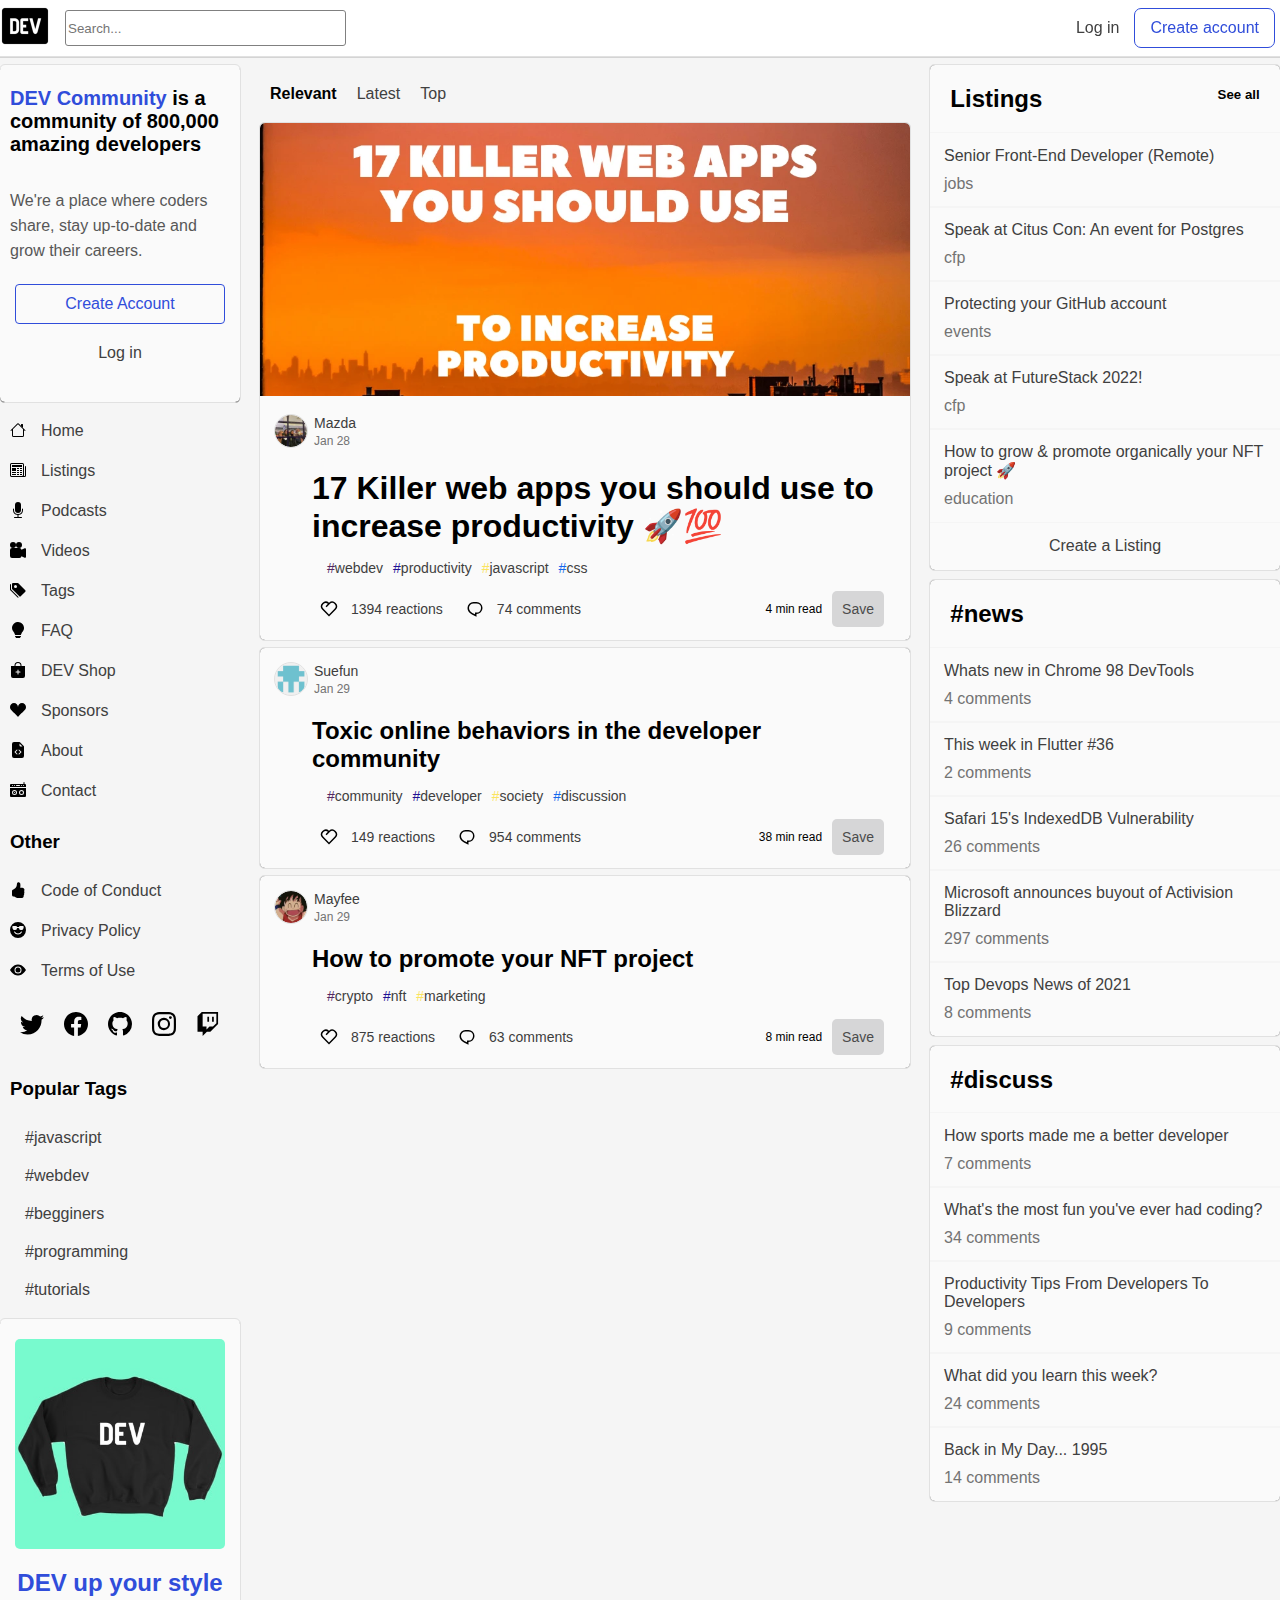
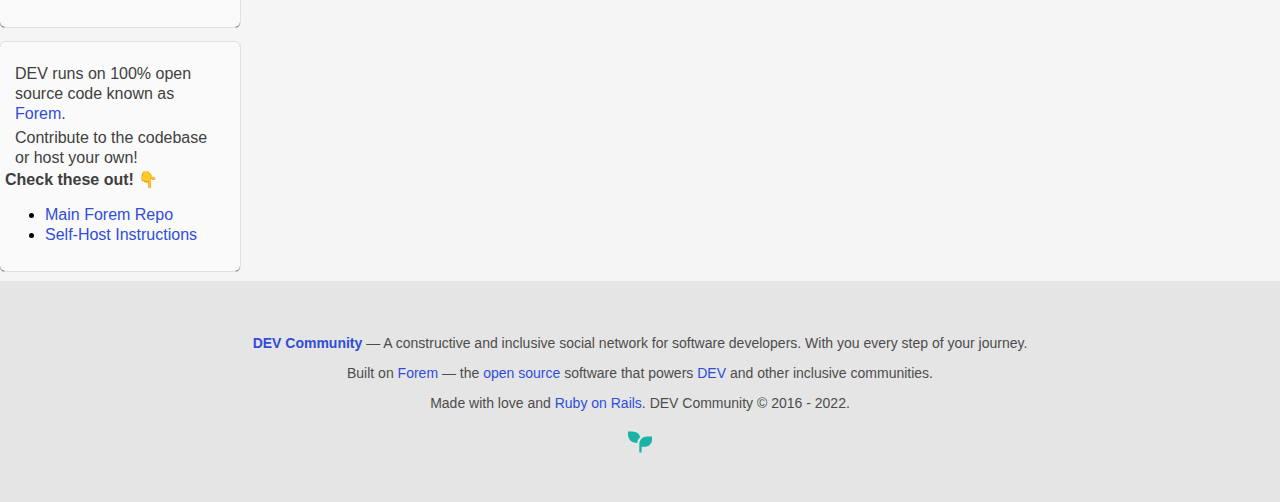
<file: index.html>
<!DOCTYPE html>
<html lang="en">
<head>
    <meta charset="UTF-8">
    <meta http-equiv="X-UA-Compatible" content="IE=edge">
    <meta name="viewport" content="width=device-width, initial-scale=1.0">
    <link rel="stylesheet" href="style.css">
    <title>Dev Community</title>
</head>
<body>
    <header>
        <div class="topNavBar">
            <div class="innerTopNavBar">
                <div class="topNavBarLeft">
                    <div id="logo">
                        <a href="./index.html">
                            <img src="./images/resized_logo_UQww2soKuUsjaOGNB38o.png" alt="dev.to logo">
                        </a>
                    </div>
                    <div id="inputBar">
                        <input type="text" placeholder="Search...">
                    </div>
                </div>
                <div class="topNavBarRight">
                    <div class="logIn">
                        <a href="./enter.html">
                            <span>Log in</span>
                        </a>
                    </div>
                    <a href="./createaccount.html">
                        <div class="createAccount">
                            <span>Create account</span>
                        </div>
                    </a>
                </div>
            </div>
        </div>
    </header>
    <div class="content">
        <div class="mainContent">
            <div class="leftSideBar">
               <div class="topLeftSideBar">
                   <div class="titleLeftSideBar">
                    <h2><span id="blueHighlight">DEV Community</span> is a community of 800,000 amazing developers</h2>
                   </div>
                   <div class="subtitleLeftSideBar">
                    <p id="grayHighlight">We're a place where coders share, stay up-to-date and grow their careers.</p>
                   </div>
                   <div class="createAccountSideBar">
                    <a href="./createaccount.html">Create Account</a>
                   </div>
                   <div class="logInSideBar">
                    <a href="./enter.html">Log in</a>
                   </div>
               </div>
               <div class="leftLinks">
                   <div class="quickLinks">
                       <div class="leftIcons">
                        <svg xmlns="http://www.w3.org/2000/svg" width="16" height="16" fill="currentColor" class="bi bi-house" viewBox="0 0 16 16">
                            <path fill-rule="evenodd" d="M2 13.5V7h1v6.5a.5.5 0 0 0 .5.5h9a.5.5 0 0 0 .5-.5V7h1v6.5a1.5 1.5 0 0 1-1.5 1.5h-9A1.5 1.5 0 0 1 2 13.5zm11-11V6l-2-2V2.5a.5.5 0 0 1 .5-.5h1a.5.5 0 0 1 .5.5z"/>
                            <path fill-rule="evenodd" d="M7.293 1.5a1 1 0 0 1 1.414 0l6.647 6.646a.5.5 0 0 1-.708.708L8 2.207 1.354 8.854a.5.5 0 1 1-.708-.708L7.293 1.5z"/>
                          </svg>
                       </div>
                       <div class="linkText">
                            <span>Home</span>
                       </div>
                    </div>
                    <div class="quickLinks">
                        <div class="leftIcons">
                            <svg xmlns="http://www.w3.org/2000/svg" width="16" height="16" fill="currentColor" class="bi bi-newspaper" viewBox="0 0 16 16">
                                <path d="M0 2.5A1.5 1.5 0 0 1 1.5 1h11A1.5 1.5 0 0 1 14 2.5v10.528c0 .3-.05.654-.238.972h.738a.5.5 0 0 0 .5-.5v-9a.5.5 0 0 1 1 0v9a1.5 1.5 0 0 1-1.5 1.5H1.497A1.497 1.497 0 0 1 0 13.5v-11zM12 14c.37 0 .654-.211.853-.441.092-.106.147-.279.147-.531V2.5a.5.5 0 0 0-.5-.5h-11a.5.5 0 0 0-.5.5v11c0 .278.223.5.497.5H12z"/>
                                <path d="M2 3h10v2H2V3zm0 3h4v3H2V6zm0 4h4v1H2v-1zm0 2h4v1H2v-1zm5-6h2v1H7V6zm3 0h2v1h-2V6zM7 8h2v1H7V8zm3 0h2v1h-2V8zm-3 2h2v1H7v-1zm3 0h2v1h-2v-1zm-3 2h2v1H7v-1zm3 0h2v1h-2v-1z"/>
                              </svg>
                        </div>
                        <div class="linkText">
                            <span>Listings</span>
                        </div>
                    </div>
                    <div class="quickLinks">
                         <div class="leftIcons">
                            <svg xmlns="http://www.w3.org/2000/svg" width="16" height="16" fill="currentColor" class="bi bi-mic-fill" viewBox="0 0 16 16">
                                <path d="M5 3a3 3 0 0 1 6 0v5a3 3 0 0 1-6 0V3z"/>
                                <path d="M3.5 6.5A.5.5 0 0 1 4 7v1a4 4 0 0 0 8 0V7a.5.5 0 0 1 1 0v1a5 5 0 0 1-4.5 4.975V15h3a.5.5 0 0 1 0 1h-7a.5.5 0 0 1 0-1h3v-2.025A5 5 0 0 1 3 8V7a.5.5 0 0 1 .5-.5z"/>
                              </svg>
                         </div>
                         <div class="linkText">
                            <span>Podcasts</span>
                         </div>
                    </div>
                    <div class="quickLinks">
                        <div class="leftIcons">
                            <svg xmlns="http://www.w3.org/2000/svg" width="16" height="16" fill="currentColor" class="bi bi-camera-reels-fill" viewBox="0 0 16 16">
                                <path d="M6 3a3 3 0 1 1-6 0 3 3 0 0 1 6 0z"/>
                                <path d="M9 6a3 3 0 1 1 0-6 3 3 0 0 1 0 6z"/>
                                <path d="M9 6h.5a2 2 0 0 1 1.983 1.738l3.11-1.382A1 1 0 0 1 16 7.269v7.462a1 1 0 0 1-1.406.913l-3.111-1.382A2 2 0 0 1 9.5 16H2a2 2 0 0 1-2-2V8a2 2 0 0 1 2-2h7z"/>
                              </svg>
                        </div>
                        <div class="linkText">
                            <span>Videos</span>
                        </div>
                    </div>
                    <div class="quickLinks">
                        <div class="leftIcons">
                            <svg xmlns="http://www.w3.org/2000/svg" width="16" height="16" fill="currentColor" class="bi bi-tags-fill" viewBox="0 0 16 16">
                                <path d="M2 2a1 1 0 0 1 1-1h4.586a1 1 0 0 1 .707.293l7 7a1 1 0 0 1 0 1.414l-4.586 4.586a1 1 0 0 1-1.414 0l-7-7A1 1 0 0 1 2 6.586V2zm3.5 4a1.5 1.5 0 1 0 0-3 1.5 1.5 0 0 0 0 3z"/>
                                <path d="M1.293 7.793A1 1 0 0 1 1 7.086V2a1 1 0 0 0-1 1v4.586a1 1 0 0 0 .293.707l7 7a1 1 0 0 0 1.414 0l.043-.043-7.457-7.457z"/>
                              </svg>
                        </div>
                        <div class="linkText">
                            <span>Tags</span>
                        </div>
                    </div>
                    <div class="quickLinks">
                        <div class="leftIcons">
                            <svg xmlns="http://www.w3.org/2000/svg" width="16" height="16" fill="currentColor" class="bi bi-lightbulb-fill" viewBox="0 0 16 16">
                                <path d="M2 6a6 6 0 1 1 10.174 4.31c-.203.196-.359.4-.453.619l-.762 1.769A.5.5 0 0 1 10.5 13h-5a.5.5 0 0 1-.46-.302l-.761-1.77a1.964 1.964 0 0 0-.453-.618A5.984 5.984 0 0 1 2 6zm3 8.5a.5.5 0 0 1 .5-.5h5a.5.5 0 0 1 0 1l-.224.447a1 1 0 0 1-.894.553H6.618a1 1 0 0 1-.894-.553L5.5 15a.5.5 0 0 1-.5-.5z"/>
                              </svg>
                        </div>
                        <div class="linkText">
                            <span>FAQ</span>
                        </div>
                    </div>
                    <div class="quickLinks">
                        <div class="leftIcons">
                            <svg xmlns="http://www.w3.org/2000/svg" width="16" height="16" fill="currentColor" class="bi bi-bag-plus-fill" viewBox="0 0 16 16">
                                <path fill-rule="evenodd" d="M10.5 3.5a2.5 2.5 0 0 0-5 0V4h5v-.5zm1 0V4H15v10a2 2 0 0 1-2 2H3a2 2 0 0 1-2-2V4h3.5v-.5a3.5 3.5 0 1 1 7 0zM8.5 8a.5.5 0 0 0-1 0v1.5H6a.5.5 0 0 0 0 1h1.5V12a.5.5 0 0 0 1 0v-1.5H10a.5.5 0 0 0 0-1H8.5V8z"/>
                              </svg>
                        </div>
                        <div class="linkText">
                            <span>DEV Shop</span>
                        </div>
                    </div>
                    <div class="quickLinks">
                        <div class="leftIcons">
                            <svg xmlns="http://www.w3.org/2000/svg" width="16" height="16" fill="currentColor" class="bi bi-suit-heart-fill" viewBox="0 0 16 16">
                                <path d="M4 1c2.21 0 4 1.755 4 3.92C8 2.755 9.79 1 12 1s4 1.755 4 3.92c0 3.263-3.234 4.414-7.608 9.608a.513.513 0 0 1-.784 0C3.234 9.334 0 8.183 0 4.92 0 2.755 1.79 1 4 1z"/>
                              </svg>
                        </div>
                        <div class="linkText">
                            <span>Sponsors</span>
                        </div>
                    </div>
                    <div class="quickLinks">
                        <div class="leftIcons">
                            <svg xmlns="http://www.w3.org/2000/svg" width="16" height="16" fill="currentColor" class="bi bi-file-earmark-code-fill" viewBox="0 0 16 16">
                                <path d="M9.293 0H4a2 2 0 0 0-2 2v12a2 2 0 0 0 2 2h8a2 2 0 0 0 2-2V4.707A1 1 0 0 0 13.707 4L10 .293A1 1 0 0 0 9.293 0zM9.5 3.5v-2l3 3h-2a1 1 0 0 1-1-1zM6.646 7.646a.5.5 0 1 1 .708.708L5.707 10l1.647 1.646a.5.5 0 0 1-.708.708l-2-2a.5.5 0 0 1 0-.708l2-2zm2.708 0 2 2a.5.5 0 0 1 0 .708l-2 2a.5.5 0 0 1-.708-.708L10.293 10 8.646 8.354a.5.5 0 1 1 .708-.708z"/>
                              </svg>
                        </div>
                        <div class="linkText">
                            <span>About</span>
                        </div>
                    </div>
                    <div class="quickLinks">
                        <div class="leftIcons">
                            <svg xmlns="http://www.w3.org/2000/svg" width="16" height="16" fill="currentColor" class="bi bi-boombox-fill" viewBox="0 0 16 16">
                                <path d="M14.5.5a.5.5 0 0 0-1 0V2H1a1 1 0 0 0-1 1v2h16V3a1 1 0 0 0-1-1h-.5V.5ZM2.5 4a.5.5 0 1 1 0-1 .5.5 0 0 1 0 1Zm2 0a.5.5 0 1 1 0-1 .5.5 0 0 1 0 1Zm7.5-.5a.5.5 0 1 1-1 0 .5.5 0 0 1 1 0Zm1.5.5a.5.5 0 1 1 0-1 .5.5 0 0 1 0 1Zm-7-1h3a.5.5 0 0 1 0 1h-3a.5.5 0 0 1 0-1Zm-2 9a1.5 1.5 0 1 0 0-3 1.5 1.5 0 0 0 0 3Zm.5-1.5a.5.5 0 1 1-1 0 .5.5 0 0 1 1 0Zm6.5 1.5a1.5 1.5 0 1 0 0-3 1.5 1.5 0 0 0 0 3Zm0-1a.5.5 0 1 0 0-1 .5.5 0 0 0 0 1Z"/>
                                <path d="M16 6H0v8a1 1 0 0 0 1 1h14a1 1 0 0 0 1-1V6ZM4.5 13a2.5 2.5 0 1 1 0-5 2.5 2.5 0 0 1 0 5Zm7 0a2.5 2.5 0 1 1 0-5 2.5 2.5 0 0 1 0 5Z"/>
                              </svg>
                        </div>
                        <div class="linkText">
                            <span>Contact</span>
                        </div>
                    </div>
                    <div class="subtitleLeftBar">
                        <h3>Other</h2>
                    </div>
                    <div class="quickLinks">
                        <div class="leftIcons">
                            <svg xmlns="http://www.w3.org/2000/svg" width="16" height="16" fill="currentColor" class="bi bi-hand-thumbs-up-fill" viewBox="0 0 16 16">
                                <path d="M6.956 1.745C7.021.81 7.908.087 8.864.325l.261.066c.463.116.874.456 1.012.965.22.816.533 2.511.062 4.51a9.84 9.84 0 0 1 .443-.051c.713-.065 1.669-.072 2.516.21.518.173.994.681 1.2 1.273.184.532.16 1.162-.234 1.733.058.119.103.242.138.363.077.27.113.567.113.856 0 .289-.036.586-.113.856-.039.135-.09.273-.16.404.169.387.107.819-.003 1.148a3.163 3.163 0 0 1-.488.901c.054.152.076.312.076.465 0 .305-.089.625-.253.912C13.1 15.522 12.437 16 11.5 16H8c-.605 0-1.07-.081-1.466-.218a4.82 4.82 0 0 1-.97-.484l-.048-.03c-.504-.307-.999-.609-2.068-.722C2.682 14.464 2 13.846 2 13V9c0-.85.685-1.432 1.357-1.615.849-.232 1.574-.787 2.132-1.41.56-.627.914-1.28 1.039-1.639.199-.575.356-1.539.428-2.59z"/>
                              </svg>
                        </div>
                        <div class="linkText">
                            <span>Code of Conduct</span>
                        </div>
                    </div>
                    <div class="quickLinks">
                        <div class="leftIcons">
                            <svg xmlns="http://www.w3.org/2000/svg" width="16" height="16" fill="currentColor" class="bi bi-emoji-sunglasses-fill" viewBox="0 0 16 16">
                                <path d="M8 16A8 8 0 1 0 8 0a8 8 0 0 0 0 16zM2.31 5.243A1 1 0 0 1 3.28 4H6a1 1 0 0 1 1 1v.116A4.22 4.22 0 0 1 8 5c.35 0 .69.04 1 .116V5a1 1 0 0 1 1-1h2.72a1 1 0 0 1 .97 1.243l-.311 1.242A2 2 0 0 1 11.439 8H11a2 2 0 0 1-1.994-1.839A2.99 2.99 0 0 0 8 6c-.393 0-.74.064-1.006.161A2 2 0 0 1 5 8h-.438a2 2 0 0 1-1.94-1.515L2.31 5.243zM4.969 9.75A3.498 3.498 0 0 0 8 11.5a3.498 3.498 0 0 0 3.032-1.75.5.5 0 1 1 .866.5A4.498 4.498 0 0 1 8 12.5a4.498 4.498 0 0 1-3.898-2.25.5.5 0 0 1 .866-.5z"/>
                              </svg>
                        </div>
                        <div class="linkText">
                            <span>Privacy Policy</span>
                        </div>
                    </div>
                    <div class="quickLinks">
                        <div class="leftIcons">
                            <svg xmlns="http://www.w3.org/2000/svg" width="16" height="16" fill="currentColor" class="bi bi-eye-fill" viewBox="0 0 16 16">
                                <path d="M10.5 8a2.5 2.5 0 1 1-5 0 2.5 2.5 0 0 1 5 0z"/>
                                <path d="M0 8s3-5.5 8-5.5S16 8 16 8s-3 5.5-8 5.5S0 8 0 8zm8 3.5a3.5 3.5 0 1 0 0-7 3.5 3.5 0 0 0 0 7z"/>
                              </svg>
                        </div>
                        <div class="linkText">
                            <span>Terms of Use</span>
                        </div>
                    </div>
                    <div class="socialMediaIcons">
                        <div class="socialMediaLogo">
                            <svg xmlns="http://www.w3.org/2000/svg" width="24" height="24" fill="currentColor" class="bi bi-twitter" viewBox="0 0 16 16">
                                <path d="M5.026 15c6.038 0 9.341-5.003 9.341-9.334 0-.14 0-.282-.006-.422A6.685 6.685 0 0 0 16 3.542a6.658 6.658 0 0 1-1.889.518 3.301 3.301 0 0 0 1.447-1.817 6.533 6.533 0 0 1-2.087.793A3.286 3.286 0 0 0 7.875 6.03a9.325 9.325 0 0 1-6.767-3.429 3.289 3.289 0 0 0 1.018 4.382A3.323 3.323 0 0 1 .64 6.575v.045a3.288 3.288 0 0 0 2.632 3.218 3.203 3.203 0 0 1-.865.115 3.23 3.23 0 0 1-.614-.057 3.283 3.283 0 0 0 3.067 2.277A6.588 6.588 0 0 1 .78 13.58a6.32 6.32 0 0 1-.78-.045A9.344 9.344 0 0 0 5.026 15z"/>
                              </svg>
                        </div>
                        <div class="socialMediaLogo">
                            <svg xmlns="http://www.w3.org/2000/svg" width="24" height="24" fill="currentColor" class="bi bi-facebook" viewBox="0 0 16 16">
                                <path d="M16 8.049c0-4.446-3.582-8.05-8-8.05C3.58 0-.002 3.603-.002 8.05c0 4.017 2.926 7.347 6.75 7.951v-5.625h-2.03V8.05H6.75V6.275c0-2.017 1.195-3.131 3.022-3.131.876 0 1.791.157 1.791.157v1.98h-1.009c-.993 0-1.303.621-1.303 1.258v1.51h2.218l-.354 2.326H9.25V16c3.824-.604 6.75-3.934 6.75-7.951z"/>
                              </svg>
                        </div>
                        <div class="socialMediaLogo">
                            <svg xmlns="http://www.w3.org/2000/svg" width="24" height="24" fill="currentColor" class="bi bi-github" viewBox="0 0 16 16">
                                <path d="M8 0C3.58 0 0 3.58 0 8c0 3.54 2.29 6.53 5.47 7.59.4.07.55-.17.55-.38 0-.19-.01-.82-.01-1.49-2.01.37-2.53-.49-2.69-.94-.09-.23-.48-.94-.82-1.13-.28-.15-.68-.52-.01-.53.63-.01 1.08.58 1.23.82.72 1.21 1.87.87 2.33.66.07-.52.28-.87.51-1.07-1.78-.2-3.64-.89-3.64-3.95 0-.87.31-1.59.82-2.15-.08-.2-.36-1.02.08-2.12 0 0 .67-.21 2.2.82.64-.18 1.32-.27 2-.27.68 0 1.36.09 2 .27 1.53-1.04 2.2-.82 2.2-.82.44 1.1.16 1.92.08 2.12.51.56.82 1.27.82 2.15 0 3.07-1.87 3.75-3.65 3.95.29.25.54.73.54 1.48 0 1.07-.01 1.93-.01 2.2 0 .21.15.46.55.38A8.012 8.012 0 0 0 16 8c0-4.42-3.58-8-8-8z"/>
                              </svg>
                        </div>
                        <div class="socialMediaLogo">
                            <svg xmlns="http://www.w3.org/2000/svg" width="24" height="24" fill="currentColor" class="bi bi-instagram" viewBox="0 0 16 16">
                                <path d="M8 0C5.829 0 5.556.01 4.703.048 3.85.088 3.269.222 2.76.42a3.917 3.917 0 0 0-1.417.923A3.927 3.927 0 0 0 .42 2.76C.222 3.268.087 3.85.048 4.7.01 5.555 0 5.827 0 8.001c0 2.172.01 2.444.048 3.297.04.852.174 1.433.372 1.942.205.526.478.972.923 1.417.444.445.89.719 1.416.923.51.198 1.09.333 1.942.372C5.555 15.99 5.827 16 8 16s2.444-.01 3.298-.048c.851-.04 1.434-.174 1.943-.372a3.916 3.916 0 0 0 1.416-.923c.445-.445.718-.891.923-1.417.197-.509.332-1.09.372-1.942C15.99 10.445 16 10.173 16 8s-.01-2.445-.048-3.299c-.04-.851-.175-1.433-.372-1.941a3.926 3.926 0 0 0-.923-1.417A3.911 3.911 0 0 0 13.24.42c-.51-.198-1.092-.333-1.943-.372C10.443.01 10.172 0 7.998 0h.003zm-.717 1.442h.718c2.136 0 2.389.007 3.232.046.78.035 1.204.166 1.486.275.373.145.64.319.92.599.28.28.453.546.598.92.11.281.24.705.275 1.485.039.843.047 1.096.047 3.231s-.008 2.389-.047 3.232c-.035.78-.166 1.203-.275 1.485a2.47 2.47 0 0 1-.599.919c-.28.28-.546.453-.92.598-.28.11-.704.24-1.485.276-.843.038-1.096.047-3.232.047s-2.39-.009-3.233-.047c-.78-.036-1.203-.166-1.485-.276a2.478 2.478 0 0 1-.92-.598 2.48 2.48 0 0 1-.6-.92c-.109-.281-.24-.705-.275-1.485-.038-.843-.046-1.096-.046-3.233 0-2.136.008-2.388.046-3.231.036-.78.166-1.204.276-1.486.145-.373.319-.64.599-.92.28-.28.546-.453.92-.598.282-.11.705-.24 1.485-.276.738-.034 1.024-.044 2.515-.045v.002zm4.988 1.328a.96.96 0 1 0 0 1.92.96.96 0 0 0 0-1.92zm-4.27 1.122a4.109 4.109 0 1 0 0 8.217 4.109 4.109 0 0 0 0-8.217zm0 1.441a2.667 2.667 0 1 1 0 5.334 2.667 2.667 0 0 1 0-5.334z"/>
                              </svg>
                        </div>
                        <div class="socialMediaLogo">
                            <svg xmlns="http://www.w3.org/2000/svg" width="24" height="24" fill="currentColor" class="bi bi-twitch" viewBox="0 0 16 16">
                                <path d="M3.857 0 1 2.857v10.286h3.429V16l2.857-2.857H9.57L14.714 8V0H3.857zm9.714 7.429-2.285 2.285H9l-2 2v-2H4.429V1.143h9.142v6.286z"/>
                                <path d="M11.857 3.143h-1.143V6.57h1.143V3.143zm-3.143 0H7.571V6.57h1.143V3.143z"/>
                              </svg>
                        </div>
                    </div>
                    <div class="subtitleLeftBar">
                        <h3>Popular Tags</h3>
                    </div>
                    <div class="tagsLink">
                        <div class="tagsText">
                            <span>#javascript</span>
                        </div>
                        <div class="tagsText">
                            <span>#webdev</span>
                        </div>
                        <div class="tagsText">
                            <span>#begginers</span>
                        </div>
                        <div class="tagsText">
                            <span>#programming</span>
                        </div>
                        <div class="tagsText">
                            <span>#tutorials</span>
                        </div>
                    </div>
                    <div class="containerMerchBox">
                        <div class="merchBox">
                            <img src="./images/devtoMerch.jpeg" alt="Dev.to Merch">
                            <h2>DEV up your style</h2>
                        </div>
                    </div>
                    <div class="containerFinalLeftBox">
                        <div class="finalLeftBox">
                            <p>DEV runs on 100% open source code known as <a href="">Forem</a>.</p>
                            <p>Contribute to the codebase or host your own!</p>
                            <span>Check these out! 👇</span>
                            <ul>
                                <li><a href="">Main Forem Repo</a></li>
                                <li><a href="">Self-Host Instructions</a></li>
                            </ul>
                        </div>
                    </div>
            </div>
        </div>
            <div class="mainSideContent">
                <div class="centerMainContent">
                    <div class="topNavBarMainContent">
                        <div class="relevantLatestTop relevantBold">
                            <span>Relevant</span>
                        </div>
                        <div class="relevantLatestTop">
                            <span>Latest</span>
                        </div>
                        <div class="relevantLatestTop">
                            <span>Top</span>
                        </div>
                    </div>
                    <div class="card">
                        <div class="mainCard">
                            <div class="imageMainCard">
                                <img src="./images/mainCardImage.png" alt="">
                            </div>
                            <div class="userInfo">
                                <div class="userPhoto">
                                    <img src="./images/userProfilePicture.jpg" alt="Profile photo of the user" class="userPhotoRounded"> 
                                </div>
                                <div class="userTextInfo">
                                    <div class="userName">
                                        <span>Mazda</span>
                                    </div>
                                    <div class="postDate">
                                        <span class="smallFont">Jan 28</span>
                                    </div>
                                </div>
                            </div>
                            <div class="containerTextCards">
                                <div class="titleCards">
                                    <h1>17 Killer web apps you should use to increase productivity 🚀💯</h1>
                                </div>
                                <div class="tagsCards">
                                    <div class="hashtags midSizedFont purple">
                                        <span class="hashtagsButtonPurple hashtagsButton"><span id="purpleHashtag">#</span>webdev</span>
                                    </div>
                                    <div class="hashtags midSizedFont violet">
                                        <span class="hashtagsButtonViolet hashtagsButton"><span id="violetHashtag">#</span>productivity</span>
                                    </div>
                                    <div class="hashtags midSizedFont yellow">
                                        <span class="hashtagsButtonYellow hashtagsButton"><span id="yellowHashtag">#</span>javascript</span>
                                    </div>
                                    <div class="hashtags midSizedFont blue">
                                        <span class="hashtagsButtonBlue hashtagsButton"><span id="blueHashtag">#</span>css</span>
                                    </div>
                                </div>
                                <div class="infoCards">
                                    <div class="reactionsComments">
                                        <div class="reactions">
                                            <svg xmlns="http://www.w3.org/2000/svg" width="24" height="24"><path d="M18.884 12.595l.01.011L12 19.5l-6.894-6.894.01-.01A4.875 4.875 0 0112 5.73a4.875 4.875 0 016.884 6.865zM6.431 7.037a3.375 3.375 0 000 4.773L12 17.38l5.569-5.569a3.375 3.375 0 10-4.773-4.773L9.613 10.22l-1.06-1.062 2.371-2.372a3.375 3.375 0 00-4.492.25v.001z"></path></svg>
                                            <span class="interactionsText">1394 reactions</span>
                                        </div>
                                        <div class="comments">
                                            <svg xmlns="http://www.w3.org/2000/svg" width="24" height="24" role="img" aria-labelledby="aj3cwpuzwp5vwgnmnpoo7l38jxvw5abm"><path d="M10.5 5h3a6 6 0 110 12v2.625c-3.75-1.5-9-3.75-9-8.625a6 6 0 016-6zM12 15.5h1.5a4.501 4.501 0 001.722-8.657A4.5 4.5 0 0013.5 6.5h-3A4.5 4.5 0 006 11c0 2.707 1.846 4.475 6 6.36V15.5z"></path></svg>
                                            <span class="interactionsText">74 comments</span>
                                        </div>
                                    </div>
                                    <div class="bottomCardInfoContainer">
                                        <div class="bottomInfoText">
                                            <div class="readTime">
                                                <span>4 min read</span>
                                            </div>
                                            <div class="savePost">
                                                <span>Save</span>
                                            </div>
                                        </div>
                                    </div>
                                </div>
                            </div>
                        </div>
                    </div>
                    <div class="card">
                        <div class="mainCard">
                            <div class="userInfo">
                                <div class="userPhoto">
                                    <img src="./images/userProfilePhoto2.png" alt="Profile photo of the user" class="userPhotoRounded"> 
                                </div>
                                <div class="userTextInfo">
                                    <div class="userName">
                                        <span>Suefun</span>
                                    </div>
                                    <div class="postDate">
                                        <span class="smallFont">Jan 29</span>
                                    </div>
                                </div>
                            </div>
                            <div class="containerTextCards">
                                <div class="titleCards">
                                    <h2>Toxic online behaviors in the developer community</h2>
                                </div>
                                <div class="tagsCards">
                                    <div class="hashtags midSizedFont purple">
                                        <span class="hashtagsButtonPurple hashtagsButton"><span id="purpleHashtag">#</span>community</span>
                                    </div>
                                    <div class="hashtags midSizedFont violet">
                                        <span class="hashtagsButtonViolet hashtagsButton"><span id="violetHashtag">#</span>developer</span>
                                    </div>
                                    <div class="hashtags midSizedFont yellow">
                                        <span class="hashtagsButtonYellow hashtagsButton"><span id="yellowHashtag">#</span>society</span>
                                    </div>
                                    <div class="hashtags midSizedFont blue">
                                        <span class="hashtagsButtonBlue hashtagsButton"><span id="blueHashtag">#</span>discussion</span>
                                    </div>
                                </div>
                                <div class="infoCards">
                                    <div class="reactionsComments">
                                        <div class="reactions">
                                            <svg xmlns="http://www.w3.org/2000/svg" width="24" height="24"><path d="M18.884 12.595l.01.011L12 19.5l-6.894-6.894.01-.01A4.875 4.875 0 0112 5.73a4.875 4.875 0 016.884 6.865zM6.431 7.037a3.375 3.375 0 000 4.773L12 17.38l5.569-5.569a3.375 3.375 0 10-4.773-4.773L9.613 10.22l-1.06-1.062 2.371-2.372a3.375 3.375 0 00-4.492.25v.001z"></path></svg>
                                            <span class="interactionsText">149 reactions</span>
                                        </div>
                                        <div class="comments">
                                            <svg xmlns="http://www.w3.org/2000/svg" width="24" height="24" role="img" aria-labelledby="aj3cwpuzwp5vwgnmnpoo7l38jxvw5abm"><path d="M10.5 5h3a6 6 0 110 12v2.625c-3.75-1.5-9-3.75-9-8.625a6 6 0 016-6zM12 15.5h1.5a4.501 4.501 0 001.722-8.657A4.5 4.5 0 0013.5 6.5h-3A4.5 4.5 0 006 11c0 2.707 1.846 4.475 6 6.36V15.5z"></path></svg>
                                            <span class="interactionsText">954 comments</span>
                                        </div>
                                    </div>
                                    <div class="bottomCardInfoContainer">
                                        <div class="bottomInfoText">
                                            <div class="readTime">
                                                <span>38 min read</span>
                                            </div>
                                            <div class="savePost">
                                                <span>Save</span>
                                            </div>
                                        </div>
                                    </div>
                                </div>
                            </div>
                        </div>
                    </div>
                    <div class="card">
                        <div class="mainCard">
                            <div class="userInfo">
                                <div class="userPhoto">
                                    <img src="./images/userProfilePhoto3.png" alt="Profile photo of the user" class="userPhotoRounded"> 
                                </div>
                                <div class="userTextInfo">
                                    <div class="userName">
                                        <span>Mayfee</span>
                                    </div>
                                    <div class="postDate">
                                        <span class="smallFont">Jan 29</span>
                                    </div>
                                </div>
                            </div>
                            <div class="containerTextCards">
                                <div class="titleCards">
                                    <h2>How to promote your NFT project</h2>
                                </div>
                                <div class="tagsCards">
                                    <div class="hashtags midSizedFont purple">
                                        <span class="hashtagsButtonPurple hashtagsButton"><span id="purpleHashtag">#</span>crypto</span>
                                    </div>
                                    <div class="hashtags midSizedFont violet">
                                        <span class="hashtagsButtonViolet hashtagsButton"><span id="violetHashtag">#</span>nft</span>
                                    </div>
                                    <div class="hashtags midSizedFont yellow">
                                        <span class="hashtagsButtonYellow hashtagsButton"><span id="yellowHashtag">#</span>marketing</span>
                                    </div>
                                </div>
                                <div class="infoCards">
                                    <div class="reactionsComments">
                                        <div class="reactions">
                                            <svg xmlns="http://www.w3.org/2000/svg" width="24" height="24"><path d="M18.884 12.595l.01.011L12 19.5l-6.894-6.894.01-.01A4.875 4.875 0 0112 5.73a4.875 4.875 0 016.884 6.865zM6.431 7.037a3.375 3.375 0 000 4.773L12 17.38l5.569-5.569a3.375 3.375 0 10-4.773-4.773L9.613 10.22l-1.06-1.062 2.371-2.372a3.375 3.375 0 00-4.492.25v.001z"></path></svg>
                                            <span class="interactionsText">875 reactions</span>
                                        </div>
                                        <div class="comments">
                                            <svg xmlns="http://www.w3.org/2000/svg" width="24" height="24" role="img" aria-labelledby="aj3cwpuzwp5vwgnmnpoo7l38jxvw5abm"><path d="M10.5 5h3a6 6 0 110 12v2.625c-3.75-1.5-9-3.75-9-8.625a6 6 0 016-6zM12 15.5h1.5a4.501 4.501 0 001.722-8.657A4.5 4.5 0 0013.5 6.5h-3A4.5 4.5 0 006 11c0 2.707 1.846 4.475 6 6.36V15.5z"></path></svg>
                                            <span class="interactionsText">63 comments</span>
                                        </div>
                                    </div>
                                    <div class="bottomCardInfoContainer">
                                        <div class="bottomInfoText">
                                            <div class="readTime">
                                                <span>8 min read</span>
                                            </div>
                                            <div class="savePost">
                                                <span>Save</span>
                                            </div>
                                        </div>
                                    </div>
                                </div>
                            </div>
                        </div>
                    </div>
                    <div class="card">
    
                    </div>
                </div>
            </div>
            <div class="rightSideBar">
                <div class="mainRightSideBar">
                    <div class="listingsSideBar">
                        <div class="spaceTitles">
                            <div class="titlesRightBar">
                                <div class="titleTopRightBar">
                                    <h2>Listings</h2>
                                </div>
                                <div class="seeAllRightBar">
                                    <h5>See all</h5>
                                </div>
                        </div>
                        </div>
                        <div class="listedListings">
                            <div class="listings">
                                <div class="titleListing">
                                    <span>Senior Front-End Developer (Remote)</span>
                                </div>
                                <div class="subtitleListing">
                                    <span>jobs</span>
                                </div>
                            </div>
                            <div class="listings">
                                <div class="titleListing">
                                    <span>Speak at Citus Con: An event for Postgres</span>
                                </div>
                                <div class="subtitleListing">
                                    <span>cfp</span>
                                </div>
                            </div>
                            <div class="listings">
                                <div class="titleListing">
                                    <span>Protecting your GitHub account</span>
                                </div>
                                <div class="subtitleListing">
                                    <span>events</span>
                                </div>
                            </div>
                            <div class="listings">
                                <div class="titleListing">
                                    <span>Speak at FutureStack 2022!</span>
                                </div>
                                <div class="subtitleListing">
                                    <span>cfp</span>
                                </div>
                            </div>
                            <div class="listings">
                                <div class="titleListing">
                                    <span>How to grow & promote organically your NFT project 🚀 </span>
                                </div>
                                <div class="subtitleListing">
                                    education
                                </div>
                            </div>
                        </div>
                        <div class="finalListings">
                            <span>Create a Listing</span>
                        </div>
                    </div>
                    <div class="listingsSideBar">
                        <div class="spaceTitles">
                            <div class="titlesRightBar">
                                <div class="titleTopRightBar">
                                    <h2>#news</h2>
                                </div>
                        </div>
                        </div>
                        <div class="listedListings">
                            <div class="listings">
                                <div class="titleListing">
                                    <span>Whats new in Chrome 98 DevTools</span>
                                </div>
                                <div class="subtitleListing">
                                    <span>4 comments</span>
                                </div>
                            </div>
                            <div class="listings">
                                <div class="titleListing">
                                    <span>This week in Flutter #36</span>
                                </div>
                                <div class="subtitleListing">
                                    <span>2 comments</span>
                                </div>
                            </div>
                            <div class="listings">
                                <div class="titleListing">
                                    <span>Safari 15's IndexedDB Vulnerability</span>
                                </div>
                                <div class="subtitleListing">
                                    <span>26 comments</span>
                                </div>
                            </div>
                            <div class="listings">
                                <div class="titleListing">
                                    <span>Microsoft announces buyout of Activision Blizzard</span>
                                </div>
                                <div class="subtitleListing">
                                    <span>297 comments</span>
                                </div>
                            </div>
                            <div class="listings">
                                <div class="titleListing">
                                    <span>Top Devops News of 2021</span>
                                </div>
                                <div class="subtitleListing">
                                    <span>8 comments</span>
                                </div>
                            </div>
                        </div>
                    </div>
                    <div class="listingsSideBar">
                        <div class="spaceTitles">
                            <div class="titlesRightBar">
                                <div class="titleTopRightBar">
                                    <h2>#discuss</h2>
                                </div>
                        </div>
                        </div>
                        <div class="listedListings">
                            <div class="listings">
                                <div class="titleListing">
                                    <span>How sports made me a better developer</span>
                                </div>
                                <div class="subtitleListing">
                                    <span>7 comments</span>
                                </div>
                            </div>
                            <div class="listings">
                                <div class="titleListing">
                                    <span>What's the most fun you've ever had coding?</span>
                                </div>
                                <div class="subtitleListing">
                                    <span>34 comments</span>
                                </div>
                            </div>
                            <div class="listings">
                                <div class="titleListing">
                                    <span>Productivity Tips From Developers To Developers</span>
                                </div>
                                <div class="subtitleListing">
                                    <span>9 comments</span>
                                </div>
                            </div>
                            <div class="listings">
                                <div class="titleListing">
                                    <span>What did you learn this week?</span>
                                </div>
                                <div class="subtitleListing">
                                    <span>24 comments</span>
                                </div>
                            </div>
                            <div class="listings">
                                <div class="titleListing">
                                    <span>Back in My Day... 1995</span>
                                </div>
                                <div class="subtitleListing">
                                    <span>14 comments</span>
                                </div>
                            </div>
                        </div>
                    </div>
                </div>
            </div>
        </div>
    </div>
    <footer>
        <div class="footerBox">
            <div class="footerText">
                <p> <span id="footerDevBold">DEV Community</span> — A constructive and inclusive social network for software developers. With you every step of your journey.</p>
                <p>Built on <a href="">Forem</a> — the <a href="">open source</a> software that powers <a href="">DEV</a> and other inclusive communities.</p>
                <p>Made with love and <a href="">Ruby on Rails</a>. DEV Community © 2016 - 2022.</p>
            </div>
            <div class="footerIcon">
                <svg xmlns="http://www.w3.org/2000/svg" width="24" height="24" viewBox="0 0 24 24" fill="none" role="img" aria-labelledby="ab5cog3bdll1qit0r5jexeibx7x9jsx4" class="crayons-icon crayons-icon--default c-link__icon">
                    <g clip-path="url(#clip0)" fill="#1AB3A6">
                        <path d="M4.603 1.438a8.056 8.056 0 017.643 5.478 8.543 8.543 0 00-3.023 5.968H8.054C3.606 12.884 0 9.296 0 4.87V1.468a.03.03 0 01.03-.03h4.573zM23.97 6.515a.03.03 0 01.03.03v2.833c0 4.11-3.354 7.442-7.491 7.442h-2.881v5.726h-2.305V14.53l.022-1.145c.294-3.843 3.526-6.87 7.469-6.87h5.155z"></path>
                    </g>
                    <defs>
                        <clipPath id="clip0">
                            <path fill="#fff" d="M0 0h24v24H0z"></path>
                        </clipPath>
                    </defs>
                </svg>
            </div>
        </div>
    </footer>
</body>
</html>
</file>
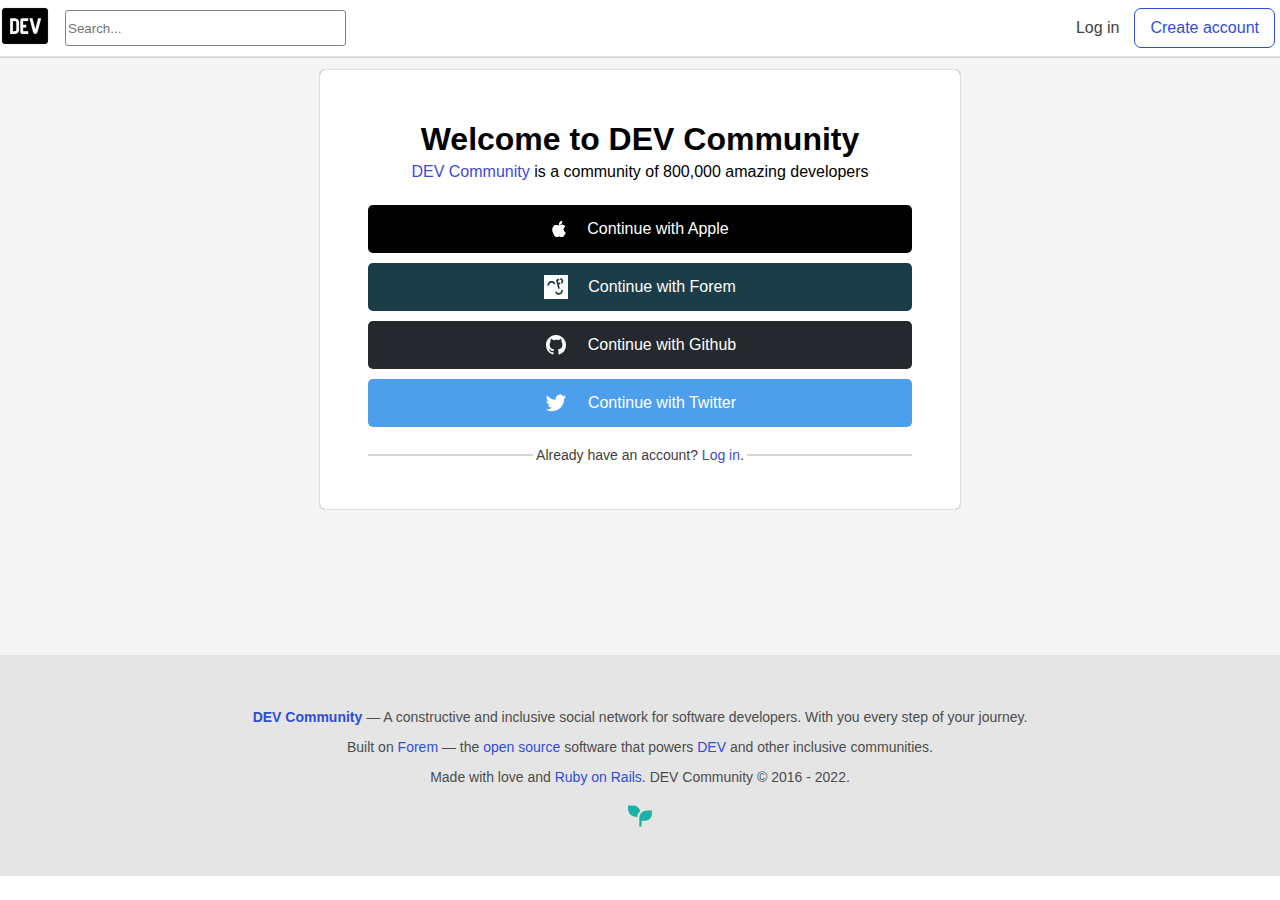
<file: createaccount.html>
<!DOCTYPE html>
<html lang="en">
<head>
    <meta charset="UTF-8">
    <meta http-equiv="X-UA-Compatible" content="IE=edge">
    <meta name="viewport" content="width=device-width, initial-scale=1.0">
    <link rel="stylesheet" href="./style.css">
    <title>Welcome! - DEV Community</title>
</head>
<body>
    <header>
        <div class="topNavBar">
            <div class="innerTopNavBar">
                <div class="topNavBarLeft">
                    <div id="logo">
                        <a href="./index.html">
                            <img src="./images/resized_logo_UQww2soKuUsjaOGNB38o.png" alt="dev.to logo">
                        </a>
                    </div>
                    <div id="inputBar">
                        <input type="text" placeholder="Search...">
                    </div>
                </div>
                <div class="topNavBarRight">
                    <div class="logIn">
                        <a href="./enter.html">
                            <span>Log in</span>
                        </a>
                    </div>
                    <a href="./createaccount.html">
                        <div class="createAccount">
                            <span>Create account</span>
                        </div>
                    </a>
                </div>
            </div>
        </div>
    </header>
    <div class="contentCreate">
        <div class="mainContent">
            <div class="enterCard">
                <div class="enterCardCenter">
                    <div class="enterText">
                        <h1>Welcome to DEV Community</h1>
                        <span><a href="">DEV Community</a> is a community of 800,000 amazing developers</span>
                    </div>
                    <div class="enterSignOnButtons">
                        <div class="appleSignInContainer">
                            <div class="appleSignIn">
                                <svg xmlns="http://www.w3.org/2000/svg" width="16" height="16" fill="currentColor" class="bi bi-apple" viewBox="0 0 16 16">
                                    <path d="M11.182.008C11.148-.03 9.923.023 8.857 1.18c-1.066 1.156-.902 2.482-.878 2.516.024.034 1.52.087 2.475-1.258.955-1.345.762-2.391.728-2.43zm3.314 11.733c-.048-.096-2.325-1.234-2.113-3.422.212-2.189 1.675-2.789 1.698-2.854.023-.065-.597-.79-1.254-1.157a3.692 3.692 0 0 0-1.563-.434c-.108-.003-.483-.095-1.254.116-.508.139-1.653.589-1.968.607-.316.018-1.256-.522-2.267-.665-.647-.125-1.333.131-1.824.328-.49.196-1.422.754-2.074 2.237-.652 1.482-.311 3.83-.067 4.56.244.729.625 1.924 1.273 2.796.576.984 1.34 1.667 1.659 1.899.319.232 1.219.386 1.843.067.502-.308 1.408-.485 1.766-.472.357.013 1.061.154 1.782.539.571.197 1.111.115 1.652-.105.541-.221 1.324-1.059 2.238-2.758.347-.79.505-1.217.473-1.282z"/>
                                    <path d="M11.182.008C11.148-.03 9.923.023 8.857 1.18c-1.066 1.156-.902 2.482-.878 2.516.024.034 1.52.087 2.475-1.258.955-1.345.762-2.391.728-2.43zm3.314 11.733c-.048-.096-2.325-1.234-2.113-3.422.212-2.189 1.675-2.789 1.698-2.854.023-.065-.597-.79-1.254-1.157a3.692 3.692 0 0 0-1.563-.434c-.108-.003-.483-.095-1.254.116-.508.139-1.653.589-1.968.607-.316.018-1.256-.522-2.267-.665-.647-.125-1.333.131-1.824.328-.49.196-1.422.754-2.074 2.237-.652 1.482-.311 3.83-.067 4.56.244.729.625 1.924 1.273 2.796.576.984 1.34 1.667 1.659 1.899.319.232 1.219.386 1.843.067.502-.308 1.408-.485 1.766-.472.357.013 1.061.154 1.782.539.571.197 1.111.115 1.652-.105.541-.221 1.324-1.059 2.238-2.758.347-.79.505-1.217.473-1.282z"/>
                                </svg>
                                <span>Continue with Apple</span>
                            </div>
                        </div>
                        <div class="foremSignInContainer">
                            <div class="foremSignIn">
                                <svg xmlns="http://www.w3.org/2000/svg" version="1.0" width="24" height="24" viewBox="0 0 200.000000 200.000000" preserveAspectRatio="xMidYMid meet" role="img" aria-labelledby="anaseh1xuyjt7j3gb88uui18vka4340f" aria-hidden="true" class="crayons-icon">
                                    <g transform="translate(0.000000,200.000000) scale(0.100000,-0.100000)" fill="#FFF" stroke="none">
                                    <path d="M0 1000 l0 -1000 1000 0 1000 0 0 1000 0 1000 -1000 0 -1000 0 0 -1000z m1507 684 c91 -55 130 -189 84 -290 -22 -48 -95 -114 -128 -114 -19 0 -25 9 -39 57 l-17 57 26 20 c14 12 31 34 37 50 15 40 -14 98 -55 110 -52 15 -58 21 -72 70 -11 38 -12 51 -1 63 20 24 107 12 165 -23z m-247 -25 c6 -11 12 -39 13 -62 2 -41 2 -42 -45 -57 -68 -22 -70 -26 -52 -100 22 -88 28 -94 88 -76 26 8 54 12 61 10 15 -6 40 -97 32 -118 -3 -8 -31 -21 -61 -30 -31 -9 -56 -20 -56 -24 0 -4 18 -72 40 -152 22 -80 40 -153 40 -162 0 -21 -106 -56 -121 -41 -6 6 -25 68 -44 139 -43 167 -155 586 -160 600 -7 24 16 37 111 65 120 34 140 35 154 8z m-485 -185 c67 -33 136 -105 155 -163 16 -48 13 -53 -52 -74 l-48 -16 -17 26 c-10 15 -35 43 -55 64 -67 68 -175 71 -252 7 -48 -39 -67 -77 -71 -144 -1 -30 -5 -57 -7 -59 -10 -10 -97 -28 -110 -22 -38 14 -29 147 17 237 25 49 94 119 144 144 84 44 206 44 296 0z m791 -730 c12 -48 -2 -147 -30 -201 -37 -75 -76 -115 -148 -154 -58 -31 -70 -34 -148 -34 -73 0 -93 4 -143 29 -67 32 -128 92 -157 152 -25 51 -19 68 29 83 64 19 78 15 103 -30 33 -58 94 -92 168 -92 106 0 178 71 189 186 l6 61 40 12 c65 20 84 17 91 -12z"></path>
                                    </g>
                                </svg>
                                <span>Continue with Forem</span>
                            </div>
                        </div>
                        <div class="githubSignInContainer">
                            <div class="githubSignIn">
                                <svg xmlns="http://www.w3.org/2000/svg" width="24" height="24" viewBox="0 0 24 24" role="img" aria-labelledby="aswmgbz4wwfmf9gn122991aczivuv2zx" aria-hidden="true" class="crayons-icon">
                                    <path d="M12 2C6.475 2 2 6.475 2 12a9.994 9.994 0 006.838 9.488c.5.087.687-.213.687-.476 0-.237-.013-1.024-.013-1.862-2.512.463-3.162-.612-3.362-1.175-.113-.288-.6-1.175-1.025-1.413-.35-.187-.85-.65-.013-.662.788-.013 1.35.725 1.538 1.025.9 1.512 2.338 1.087 2.912.825.088-.65.35-1.087.638-1.337-2.225-.25-4.55-1.113-4.55-4.938 0-1.088.387-1.987 1.025-2.688-.1-.25-.45-1.275.1-2.65 0 0 .837-.262 2.75 1.026a9.28 9.28 0 012.5-.338c.85 0 1.7.112 2.5.337 1.912-1.3 2.75-1.024 2.75-1.024.55 1.375.2 2.4.1 2.65.637.7 1.025 1.587 1.025 2.687 0 3.838-2.337 4.688-4.562 4.938.362.312.675.912.675 1.85 0 1.337-.013 2.412-.013 2.75 0 .262.188.574.688.474A10.016 10.016 0 0022 12c0-5.525-4.475-10-10-10z"></path>
                                </svg>
                                <span>Continue with Github</span>
                            </div>
                        </div>
                        <div class="twitterSignInContainer">
                            <div class="twitterSignIn">
                                <svg xmlns="http://www.w3.org/2000/svg" width="24" height="24" viewBox="0 0 24 24" role="img" aria-labelledby="ao4fh93jglifszkysyp4og2ulvig040v" aria-hidden="true" class="crayons-icon">
                                    <path d="M22.162 5.656a8.383 8.383 0 01-2.402.658A4.196 4.196 0 0021.6 4c-.82.488-1.719.83-2.656 1.015a4.182 4.182 0 00-7.126 3.814 11.874 11.874 0 01-8.62-4.37 4.168 4.168 0 00-.566 2.103c0 1.45.738 2.731 1.86 3.481a4.168 4.168 0 01-1.894-.523v.052a4.185 4.185 0 003.355 4.101 4.211 4.211 0 01-1.89.072A4.185 4.185 0 007.97 16.65a8.395 8.395 0 01-6.191 1.732 11.83 11.83 0 006.41 1.88c7.693 0 11.9-6.373 11.9-11.9 0-.18-.005-.362-.013-.54a8.495 8.495 0 002.087-2.165l-.001-.001z"></path>
                                </svg>
                                <span>Continue with Twitter</span>
                            </div>
                        </div>
                    </div>
                    <div class="enterSubtitle">
                        <div class="lineDividerBig"></div>
                        <span>Already have an account? <a href="">Log in</a>.</span>
                        <div class="lineDividerBig"></div>
                    </div>
                </div>
            </div>
        </div>
    </div>
    <footer>
        <div class="footerBox">
            <div class="footerText">
                <p> <span id="footerDevBold">DEV Community</span> — A constructive and inclusive social network for software developers. With you every step of your journey.</p>
                <p>Built on <a href="">Forem</a> — the <a href="">open source</a> software that powers <a href="">DEV</a> and other inclusive communities.</p>
                <p>Made with love and <a href="">Ruby on Rails</a>. DEV Community © 2016 - 2022.</p>
            </div>
            <div class="footerIcon">
                <svg xmlns="http://www.w3.org/2000/svg" width="24" height="24" viewBox="0 0 24 24" fill="none" role="img" aria-labelledby="ab5cog3bdll1qit0r5jexeibx7x9jsx4" class="crayons-icon crayons-icon--default c-link__icon">
                    <g clip-path="url(#clip0)" fill="#1AB3A6">
                        <path d="M4.603 1.438a8.056 8.056 0 017.643 5.478 8.543 8.543 0 00-3.023 5.968H8.054C3.606 12.884 0 9.296 0 4.87V1.468a.03.03 0 01.03-.03h4.573zM23.97 6.515a.03.03 0 01.03.03v2.833c0 4.11-3.354 7.442-7.491 7.442h-2.881v5.726h-2.305V14.53l.022-1.145c.294-3.843 3.526-6.87 7.469-6.87h5.155z"></path>
                    </g>
                    <defs>
                        <clipPath id="clip0">
                            <path fill="#fff" d="M0 0h24v24H0z"></path>
                        </clipPath>
                    </defs>
                </svg>
            </div>
        </div>
    </footer>
</body>
</html>
</file>
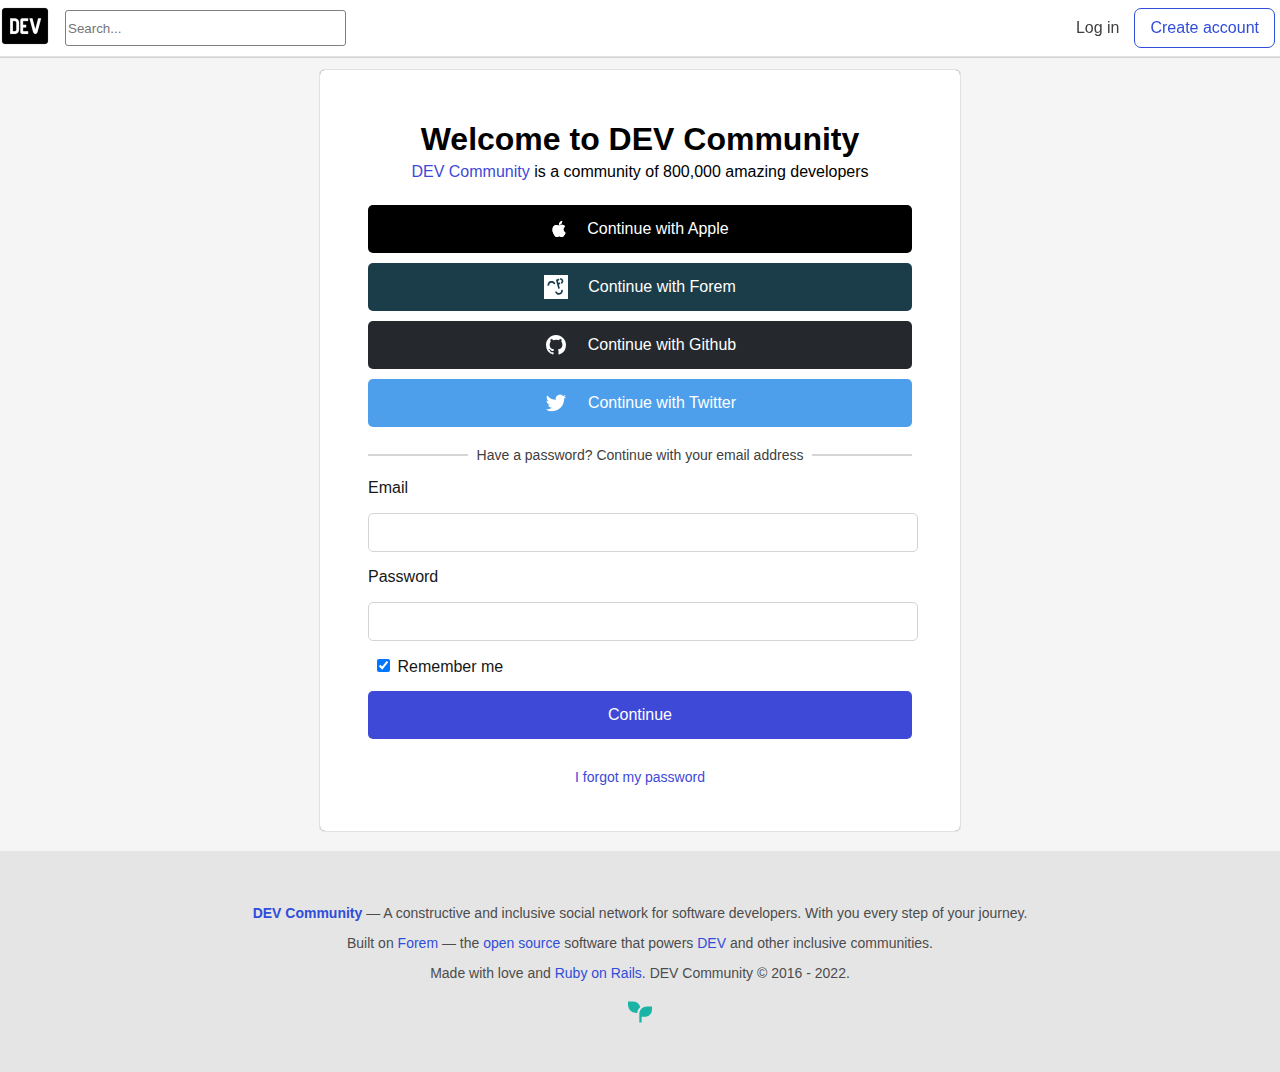
<file: enter.html>
<!DOCTYPE html>
<html lang="en">
<head>
    <meta charset="UTF-8">
    <meta http-equiv="X-UA-Compatible" content="IE=edge">
    <meta name="viewport" content="width=device-width, initial-scale=1.0">
    <link rel="stylesheet" href="./style.css">
    <title>Welcome! - DEV Community</title>
</head>
<body>
    <header>
        <div class="topNavBar">
            <div class="innerTopNavBar">
                <div class="topNavBarLeft">
                    <div id="logo">
                        <a href="./index.html">
                            <img src="./images/resized_logo_UQww2soKuUsjaOGNB38o.png" alt="dev.to logo">
                        </a>
                    </div>
                    <div id="inputBar">
                        <input type="text" placeholder="Search...">
                    </div>
                </div>
                <div class="topNavBarRight">
                    <div class="logIn">
                        <a href="./enter.html">
                            <span>Log in</span>
                        </a>
                    </div>
                    <a href="./createaccount.html">
                        <div class="createAccount">
                            <span>Create account</span>
                        </div>
                    </a>
                </div>
            </div>
        </div>
    </header>
    <div class="content">
        <div class="mainContent">
            <div class="enterCard">
                <div class="enterCardCenter">
                    <div class="enterText">
                        <h1>Welcome to DEV Community</h1>
                        <span><a href="">DEV Community</a> is a community of 800,000 amazing developers</span>
                    </div>
                    <div class="enterSignOnButtons">
                        <div class="appleSignInContainer">
                            <div class="appleSignIn">
                                <svg xmlns="http://www.w3.org/2000/svg" width="16" height="16" fill="currentColor" class="bi bi-apple" viewBox="0 0 16 16">
                                    <path d="M11.182.008C11.148-.03 9.923.023 8.857 1.18c-1.066 1.156-.902 2.482-.878 2.516.024.034 1.52.087 2.475-1.258.955-1.345.762-2.391.728-2.43zm3.314 11.733c-.048-.096-2.325-1.234-2.113-3.422.212-2.189 1.675-2.789 1.698-2.854.023-.065-.597-.79-1.254-1.157a3.692 3.692 0 0 0-1.563-.434c-.108-.003-.483-.095-1.254.116-.508.139-1.653.589-1.968.607-.316.018-1.256-.522-2.267-.665-.647-.125-1.333.131-1.824.328-.49.196-1.422.754-2.074 2.237-.652 1.482-.311 3.83-.067 4.56.244.729.625 1.924 1.273 2.796.576.984 1.34 1.667 1.659 1.899.319.232 1.219.386 1.843.067.502-.308 1.408-.485 1.766-.472.357.013 1.061.154 1.782.539.571.197 1.111.115 1.652-.105.541-.221 1.324-1.059 2.238-2.758.347-.79.505-1.217.473-1.282z"/>
                                    <path d="M11.182.008C11.148-.03 9.923.023 8.857 1.18c-1.066 1.156-.902 2.482-.878 2.516.024.034 1.52.087 2.475-1.258.955-1.345.762-2.391.728-2.43zm3.314 11.733c-.048-.096-2.325-1.234-2.113-3.422.212-2.189 1.675-2.789 1.698-2.854.023-.065-.597-.79-1.254-1.157a3.692 3.692 0 0 0-1.563-.434c-.108-.003-.483-.095-1.254.116-.508.139-1.653.589-1.968.607-.316.018-1.256-.522-2.267-.665-.647-.125-1.333.131-1.824.328-.49.196-1.422.754-2.074 2.237-.652 1.482-.311 3.83-.067 4.56.244.729.625 1.924 1.273 2.796.576.984 1.34 1.667 1.659 1.899.319.232 1.219.386 1.843.067.502-.308 1.408-.485 1.766-.472.357.013 1.061.154 1.782.539.571.197 1.111.115 1.652-.105.541-.221 1.324-1.059 2.238-2.758.347-.79.505-1.217.473-1.282z"/>
                                </svg>
                                <span>Continue with Apple</span>
                            </div>
                        </div>
                        <div class="foremSignInContainer">
                            <div class="foremSignIn">
                                <svg xmlns="http://www.w3.org/2000/svg" version="1.0" width="24" height="24" viewBox="0 0 200.000000 200.000000" preserveAspectRatio="xMidYMid meet" role="img" aria-labelledby="anaseh1xuyjt7j3gb88uui18vka4340f" aria-hidden="true" class="crayons-icon">
                                    <g transform="translate(0.000000,200.000000) scale(0.100000,-0.100000)" fill="#FFF" stroke="none">
                                    <path d="M0 1000 l0 -1000 1000 0 1000 0 0 1000 0 1000 -1000 0 -1000 0 0 -1000z m1507 684 c91 -55 130 -189 84 -290 -22 -48 -95 -114 -128 -114 -19 0 -25 9 -39 57 l-17 57 26 20 c14 12 31 34 37 50 15 40 -14 98 -55 110 -52 15 -58 21 -72 70 -11 38 -12 51 -1 63 20 24 107 12 165 -23z m-247 -25 c6 -11 12 -39 13 -62 2 -41 2 -42 -45 -57 -68 -22 -70 -26 -52 -100 22 -88 28 -94 88 -76 26 8 54 12 61 10 15 -6 40 -97 32 -118 -3 -8 -31 -21 -61 -30 -31 -9 -56 -20 -56 -24 0 -4 18 -72 40 -152 22 -80 40 -153 40 -162 0 -21 -106 -56 -121 -41 -6 6 -25 68 -44 139 -43 167 -155 586 -160 600 -7 24 16 37 111 65 120 34 140 35 154 8z m-485 -185 c67 -33 136 -105 155 -163 16 -48 13 -53 -52 -74 l-48 -16 -17 26 c-10 15 -35 43 -55 64 -67 68 -175 71 -252 7 -48 -39 -67 -77 -71 -144 -1 -30 -5 -57 -7 -59 -10 -10 -97 -28 -110 -22 -38 14 -29 147 17 237 25 49 94 119 144 144 84 44 206 44 296 0z m791 -730 c12 -48 -2 -147 -30 -201 -37 -75 -76 -115 -148 -154 -58 -31 -70 -34 -148 -34 -73 0 -93 4 -143 29 -67 32 -128 92 -157 152 -25 51 -19 68 29 83 64 19 78 15 103 -30 33 -58 94 -92 168 -92 106 0 178 71 189 186 l6 61 40 12 c65 20 84 17 91 -12z"></path>
                                    </g>
                                </svg>
                                <span>Continue with Forem</span>
                            </div>
                        </div>
                        <div class="githubSignInContainer">
                            <div class="githubSignIn">
                                <svg xmlns="http://www.w3.org/2000/svg" width="24" height="24" viewBox="0 0 24 24" role="img" aria-labelledby="aswmgbz4wwfmf9gn122991aczivuv2zx" aria-hidden="true" class="crayons-icon">
                                    <path d="M12 2C6.475 2 2 6.475 2 12a9.994 9.994 0 006.838 9.488c.5.087.687-.213.687-.476 0-.237-.013-1.024-.013-1.862-2.512.463-3.162-.612-3.362-1.175-.113-.288-.6-1.175-1.025-1.413-.35-.187-.85-.65-.013-.662.788-.013 1.35.725 1.538 1.025.9 1.512 2.338 1.087 2.912.825.088-.65.35-1.087.638-1.337-2.225-.25-4.55-1.113-4.55-4.938 0-1.088.387-1.987 1.025-2.688-.1-.25-.45-1.275.1-2.65 0 0 .837-.262 2.75 1.026a9.28 9.28 0 012.5-.338c.85 0 1.7.112 2.5.337 1.912-1.3 2.75-1.024 2.75-1.024.55 1.375.2 2.4.1 2.65.637.7 1.025 1.587 1.025 2.687 0 3.838-2.337 4.688-4.562 4.938.362.312.675.912.675 1.85 0 1.337-.013 2.412-.013 2.75 0 .262.188.574.688.474A10.016 10.016 0 0022 12c0-5.525-4.475-10-10-10z"></path>
                                </svg>
                                <span>Continue with Github</span>
                            </div>
                        </div>
                        <div class="twitterSignInContainer">
                            <div class="twitterSignIn">
                                <svg xmlns="http://www.w3.org/2000/svg" width="24" height="24" viewBox="0 0 24 24" role="img" aria-labelledby="ao4fh93jglifszkysyp4og2ulvig040v" aria-hidden="true" class="crayons-icon">
                                    <path d="M22.162 5.656a8.383 8.383 0 01-2.402.658A4.196 4.196 0 0021.6 4c-.82.488-1.719.83-2.656 1.015a4.182 4.182 0 00-7.126 3.814 11.874 11.874 0 01-8.62-4.37 4.168 4.168 0 00-.566 2.103c0 1.45.738 2.731 1.86 3.481a4.168 4.168 0 01-1.894-.523v.052a4.185 4.185 0 003.355 4.101 4.211 4.211 0 01-1.89.072A4.185 4.185 0 007.97 16.65a8.395 8.395 0 01-6.191 1.732 11.83 11.83 0 006.41 1.88c7.693 0 11.9-6.373 11.9-11.9 0-.18-.005-.362-.013-.54a8.495 8.495 0 002.087-2.165l-.001-.001z"></path>
                                </svg>
                                <span>Continue with Twitter</span>
                            </div>
                        </div>
                    </div>
                    <div class="enterSubtitle">
                        <div class="lineDivider"></div>
                        <span>Have a password? Continue with your email address</span>
                        <div class="lineDivider"></div>
                    </div>
                    <div class="logInForm">
                        <p>Email</p>
                        <input type="text" class="textboxSignIn">
                        <p>Password</p>
                        <input type="text" class="textboxSignIn">
                        <div class="rememberMeBox">
                            <div class="form-check">
                                <input class="form-check-input" type="checkbox" value="" id="flexCheckChecked" checked>
                                <label class="form-check-label" for="flexCheckChecked">
                                  Remember me
                                </label>
                              </div>
                        </div>
                        <div class="continueButton">
                             <span>Continue</span>
                        </div>
                    </div>
                    <div class="forgottenPassword">
                        <a href="">I forgot my password</a>
                    </div>
                </div>
            </div>
        </div>
    </div>
    <footer>
        <div class="footerBox">
            <div class="footerText">
                <p> <span id="footerDevBold">DEV Community</span> — A constructive and inclusive social network for software developers. With you every step of your journey.</p>
                <p>Built on <a href="">Forem</a> — the <a href="">open source</a> software that powers <a href="">DEV</a> and other inclusive communities.</p>
                <p>Made with love and <a href="">Ruby on Rails</a>. DEV Community © 2016 - 2022.</p>
            </div>
            <div class="footerIcon">
                <svg xmlns="http://www.w3.org/2000/svg" width="24" height="24" viewBox="0 0 24 24" fill="none" role="img" aria-labelledby="ab5cog3bdll1qit0r5jexeibx7x9jsx4" class="crayons-icon crayons-icon--default c-link__icon">
                    <g clip-path="url(#clip0)" fill="#1AB3A6">
                        <path d="M4.603 1.438a8.056 8.056 0 017.643 5.478 8.543 8.543 0 00-3.023 5.968H8.054C3.606 12.884 0 9.296 0 4.87V1.468a.03.03 0 01.03-.03h4.573zM23.97 6.515a.03.03 0 01.03.03v2.833c0 4.11-3.354 7.442-7.491 7.442h-2.881v5.726h-2.305V14.53l.022-1.145c.294-3.843 3.526-6.87 7.469-6.87h5.155z"></path>
                    </g>
                    <defs>
                        <clipPath id="clip0">
                            <path fill="#fff" d="M0 0h24v24H0z"></path>
                        </clipPath>
                    </defs>
                </svg>
            </div>
        </div>
    </footer>
</body>
</html>
</file>
<file: style.css>
body {
    margin: 0;
}
header {
    position: fixed;
    top: 0px;
    height: 58px;
    width: 100%;
    z-index: 99;
    background-color: rgb(255, 255, 255);
    font-family: Arial, Helvetica, sans-serif;
}
.topNavBar {
    display: flex;
    justify-content: center;
    max-width: 100%;
    height: 56px;
    position: fixed;
    top: 0;
    right: 0;
    bottom: 0;
    left: 0;
    outline-style: solid;
    outline-width: 1px;
    outline-color: rgb(225, 225, 225);
    box-shadow: 0 1px 1px;
}
.innerTopNavBar {
    display: flex;
    width: 1280px;
    justify-content: space-between;
    align-items: center;
    height: 56px;
    position: fixed;
}
.topNavBarLeft {
    display: flex;
    align-items: center;
    justify-content: space-around;
}
#logo img {
    max-height: 40px;
}
#inputBar input {
    height: 32px;
    width: 275px;
    border-radius: 3px;
    border: 1px solid gray;
    margin-left: 15px;
}
.topNavBarRight {
    display: flex;
    align-items: center;
}
.topNavBarRight a {
    text-decoration: none;
}
.createAccount {
    border: 1px solid rgb(48, 77, 218);
    border-radius: 7px;
    margin: 5px;
    padding: 10px 15px;
}
.createAccount span {
    color: rgb(48, 77, 218);
}
.createAccount:hover {
    background-color: rgb(62, 73, 215);
}
.createAccount:hover span {
    color: #FFF;
    text-decoration: underline;
}
.logIn a {
    text-decoration: none;
}
.logIn span {
    color: rgb(64, 64, 64);
    font-weight: 100;
    padding: 10px;
    border-radius: 5px;
}
.logIn:hover span {
    background-color: rgb(235, 236, 251);
    text-decoration: underline;
    color: rgb(48, 58, 171);
}
.content {
    display: flex;
    justify-content: center;
    position: relative;
    margin-top: 55px;
    max-width: 100%;
    max-height: 100%;
    background-color: rgb(245, 245, 245);
    font-family: Arial, Helvetica, sans-serif;
}
.mainContent {
    display: flex;
    justify-content: center;
    width: 1280px;
    position: relative;
    margin-top: 10px;
}
.leftSideBar {
    width: 23%;
    display: flex;
    flex-direction: column;
}
.topLeftSideBar {
    display: flex;
    flex-direction: column;
    background-color: rgb(250, 250, 250);
    padding: 5px 10px;
    padding-bottom: 25px;
    border-radius: 5px;
    outline-style: solid;
    outline-width: 1px;
    outline-color: rgb(225, 225, 225);
    box-shadow: 0 1px;
}
.titleLeftSideBar h2 {
    font-size: 20px;
}
#blueHighlight {
    color: rgb(48, 77, 218);
}
#grayHighlight {
    color: #575757;
    line-height: 25px;
}
.mainSideContent {
    display: flex;
    justify-content: center;
    width: 50%;
    margin-left: 25px;
}
.createAccountSideBar {
    border-radius: 4px;
    border: 1px solid rgb(48, 77, 218);
    text-align: center;
    padding: 10px;
    margin: 5px;
}
.createAccountSideBar a {
    text-decoration: none;
    color: rgb(48, 77, 218);
}
.createAccountSideBar:hover {
    background-color: rgb(62, 73, 215);
}
.createAccountSideBar:hover a {
    color: #FFF;
    text-decoration: underline;
}
.logInSideBar {
    text-align: center;
    padding: 10px 0;
    border-radius: 4px;
    margin: 5px;
}
.logInSideBar a {
    width: 100%;
    text-decoration: none;
    color:rgb(64, 64, 64);
    padding: 10px;
    border-radius: 4px;
}
.logInSideBar:hover {
    background-color: rgb(235, 236, 251);
}
.logInSideBar:hover a {
    text-decoration: underline;
    color: rgb(48, 58, 171);
}
.homeText {
    display: flex;
}
.linkText span {
    color: rgb(64, 64, 64);
    padding-left: 15px;
}
.linkText {
    display: flex;
    justify-content: flex-start;
}
.leftLinks {
    padding-top: 10px;
}
.quickLinks {
    display: flex;
    padding: 10px 10px;
}
.quickLinks:hover span {
    color: rgb(38, 61, 174);
}
.quickLinks:hover {
    color: rgb(38, 61, 174);
    background-color: rgb(226, 227, 242);
    border-radius: 5px;
}
.subtitleLeftBar {
    display: flex;
    padding: 0 10px;
}
.socialMediaIcons {
    display: flex;
    justify-content: space-around;
    padding: 10px;
}
.socialMediaLogo {
    padding: 10px;
}
.socialMediaLogo:hover {
    color: rgb(38, 61, 174);
    background-color: rgb(226, 227, 242);
    border-radius: 5px;
}
.tagsLink {
    display: flex;
    flex-direction: column;
    padding: 0 10px;
}
.tagsText {
    color: rgb(64, 64, 64);
    padding-left: 15px;
    padding-top: 10px;
    padding-bottom: 10px;
}
.tagsText:hover {
    color: rgb(38, 61, 174);
    background-color: rgb(226, 227, 242);
    border-radius: 5px;
}
.containerMerchBox {
    display: flex;
    flex-direction: column;
    padding-top: 10px;
    padding-bottom: 15px;
}
.merchBox {
    display: flex;
    flex-direction: column;
    align-items: center;
    background-color: rgb(250, 250, 250);
    padding: 20px 5px;
    padding-bottom: 10px;
    border-radius: 5px;
    outline-style: solid;
    outline-width: 1px;
    outline-color: rgb(225, 225, 225);
    box-shadow: 0 1px;
}
.merchBox h2 {
    color: rgb(48, 77, 218)
}
.merchBox img {
    border-radius: 5px;
    max-width: 210px;
}
.containerFinalLeftBox {
    display: flex;
    flex-direction: column;
    padding-bottom: 10px;
}
.finalLeftBox {
    display: flex;
    flex-direction: column;
    align-items: flex-start;
    background-color: rgb(250, 250, 250);
    padding: 20px 5px;
    padding-bottom: 10px;
    border-radius: 5px;
    outline-style: solid;
    outline-width: 1px;
    outline-color: rgb(225, 225, 225);
    box-shadow: 0 1px;
}
.finalLeftBox p {
    margin: 2px 10px;
    color: rgb(64, 64, 64);
    line-height: 20px;
    text-align: left;
}
.finalLeftBox a {
    text-decoration: none;
    color: rgb(48, 77, 218);
    line-height: 20px;
}
.finalLeftBox span {
    color: rgb(64, 64, 64);
    font-weight: bold;
}
.centerMainContent {
    display: flex;
    flex-direction: column;
}
.topNavBarMainContent {
    color: rgb(64, 64, 64);
    display: flex;
    align-items: center;
    justify-content: flex-start;
    padding: 10px 0;
}
.relevantBold {
    font-weight: bold;
    color: #000;
}
.relevantLatestTop {
    padding: 10px;
}
.relevantLatestTop:hover {
    background-color: #FFF;
    color: rgb(48, 77, 218);
    border-radius: 5px;
}
.mainCard {
    display: flex;
    flex-direction: column;
    background-color: rgb(250, 250, 250);
    border-radius: 5px;
    outline-style: solid;
    outline-width: 1px;
    outline-color: rgb(225, 225, 225);
    box-shadow: 0 0 1px;
    padding-bottom: 2%;
}
.card {
    margin-bottom: 8px;
}
.imageMainCard img {
    max-width: 650px;
    border-top-left-radius: 5px;
    border-top-right-radius: 5px;
}
.userInfo {
    display: flex;
    padding: 15px 15px 0px 15px;
}
.userTextInfo {
    margin-left: 7px;
}
.userPhoto {
    border-radius: 50%;
    outline-style: solid;
    outline-width: 1px;
    outline-color: rgb(225, 225, 225);
    max-width: 32px;
    max-height: 32px;
}
.userPhotoRounded {
    border-radius: 50%;
    max-width: 32px;
    max-height: 32px;
}
.userName {
    font-size: 14px;
    color: #3d3d3d;
}
.userName span {
    padding: 10px 0;
}
.userName span:hover {
    background-color: rgb(246, 246, 246);
    border-radius: 5px;
}
.containerTextCards {
    margin-left: 8%;
    margin-right: 4%;
    display: flex;
    flex-direction: column;
}
.titleCards h1 {
    margin-bottom: 0;
}
.titleCards:hover {
    color: rgb(38, 61, 174);
}
.titleCards h2 {
    margin-bottom: 0;
}
.tagsCards {
    padding: 10px 10px;
    display: flex;
}
.hashtags {
    display: flex;
}
.hashtagsButton {
    padding: 5px;
}
.hashtagsButtonPurple:hover {
    border-radius: 5px;
    outline-style: solid;
    outline-width: 1px;
    outline-color: rgb(196, 179, 198);
}
.purple:hover {
    background-color: rgb(238, 233, 239);
}
#purpleHashtag {
    color: rgb(84, 40, 99);
}
.hashtagsButtonViolet:hover {
    border-radius: 5px;
    outline-style: solid;
    outline-width: 1px;
    outline-color: rgb(178, 171, 215);
}
.violet:hover {
    background-color: rgb(244, 230, 243);
}
#violetHashtag {
    color: rgb(34, 18, 148);
}
.hashtagsButtonYellow:hover {
    border-radius: 5px;
    outline-style: solid;
    outline-width: 1px;
    outline-color: rgb(252, 245, 191);
}
.yellow:hover {
    background-color: rgb(254, 252, 233);
}
#yellowHashtag {
    color: rgb(250, 228, 95);
}
.hashtagsButtonBlue:hover {
    border-radius: 5px;
    outline-style: solid;
    outline-width: 1px;
    outline-color: rgb(178, 200, 248);
}
.blue:hover {
    background-color: rgb(233, 239, 253);
}
#blueHashtag {
    color: rgb(21, 104, 236);
}
.infoCards {
    display: flex;
    justify-content: space-between;
}
.reactionsComments {
    display: flex;
    align-items: center;
    font-size: 14px;
}
.reactions {
    display: flex;
    align-items: center;
    padding: 5px 5px;
}
.reactions:hover, .comments:hover {
    background-color: rgb(246, 246, 246);
    border-radius: 5px;
    box-shadow: 1px;
}
.comments {
    display: flex;
    align-items: center;
    padding: 5px 5px;
}
.interactionsText {
    padding: 2px 10px;
    color: rgb(61, 61, 61);
}
.bottomInfoText {
    display: flex;
    align-items: center;
}
.readTime {
    font-size: 12px;
    padding-right: 10px;
}
.savePost {
    font-size: 14px;
    border-radius: 5px;
    background-color: rgb(214, 214, 215);
    color: rgb(75, 75, 75);
    padding: 10px 10px;
}
.savePost:hover {
    background-color: rgb(189, 189, 189);
}
.midSizedFont {
    font-size: 14px;
    color: rgb(64, 64, 64);
}
.smallFont {
    color: rgb(115, 115, 115);
    font-size: 12px;
}
.button {
    margin: 20px;
}
.rightSideBar {
    width: 40%;
    margin-left: 25px;
}
.mainRightSideBar {
    display: flex;
    flex-direction: column;
    width: 100%;
}
.listingsSideBar {
    display: flex;
    flex-direction: column;
    background-color: rgb(250, 250, 250);
    border-radius: 5px;
    outline-style: solid;
    outline-width: 1px;
    outline-color: rgb(225, 225, 225);
    box-shadow: 0 0 1px;
    margin-bottom: 10px;
}
.listings:hover {
    background-color: #FFF;
}
.listings:hover .titleListing {
    color: rgb(38, 61, 174);
}
.spaceTitles {
    display: flex;
    justify-content: center;
    padding: 0 3%;
}
.titlesRightBar {
    display: flex;
    justify-content: space-between;
    width: 100%;
    padding: 0 3%;
}
.listedListings {
    width: 100%;
}
.listings {
    display: flex;
    flex-direction: column;
    outline-width: thin;
    outline-style: solid;
    outline-color: rgb(245, 245, 245);
    width: 100%;
    padding: 4%;
    box-sizing: border-box;
}
.titleListing {
    color: rgb(64, 64, 64);
    margin-bottom: 10px;
}
.subtitleListing {
    color: rgb(115, 115, 115);
}
.finalListings {
    display: flex;
    justify-content: center;
    padding: 15px 0;
    color: rgb(64, 64, 64);
}
.finalListings:hover {
    background-color: #FFF;
}
.finalListings:hover span {
    cursor: pointer;
    color: rgb(38, 61, 174);
}
footer {
    font-family: Arial, Helvetica, sans-serif;
    margin-bottom: 0;
}
.footerBox {
    display: flex;
    flex-direction: column;
    align-items: center;
    text-align: center;
    background-color: rgb(229, 229, 229);
    padding: 40px 0;
    font-size: 14px;
    color: rgb(76, 76, 76);
}
#footerDevBold {
    font-weight: bold;
    color: rgb(48, 77, 218);
}
#footerDevBold:hover {
    text-decoration: underline;
}
.footerText a {
    text-decoration: none;
    color: rgb(48, 77, 218);
}
.footerText a:hover {
    text-decoration: underline;
}
.footerIcon {
    padding: 5px;
}
.footerIcon:hover {
    border-radius: 5px;
    background-color: rgb(212, 213, 228);
}
.enterCard {
    width: 50%;
    display: flex;
    flex-direction: column;
    align-items: center;
    background-color:#FFF;
    border-radius: 5px;
    outline-style: solid;
    outline-width: 1px;
    outline-color: rgb(225, 225, 225);
    box-shadow: 0 0 1px;
    padding-bottom: 2%;
    margin-bottom: 20px;
    margin-top: 5px;
}
.enterCardCenter {
    width: 85%;
    padding-bottom: 20px;
}
.enterText {
    display: flex;
    flex-direction: column;
    align-items: center;
    margin-top: 30px;
    margin-bottom: 24px;
}
.enterText h1 {
    margin-bottom: 5px;
}
.enterText a {
    text-decoration: none;
    color: rgb(62, 73, 215);
}
.enterText a:hover {
    text-decoration: underline;
}
.appleSignInContainer {
    background-color: #000;
    display: flex;
    justify-content: center;
    align-items: center;
    padding: 15px 0;
    border-radius: 5px;
    margin-bottom: 10px;
}
.appleSignInContainer:hover {
    background-color: rgb(27, 27, 27);
    cursor: pointer;
}
.appleSignIn {
    display: flex;
    justify-content: center;
    align-items: center;
    width: 33%;
}
.appleSignIn svg {
    fill: #FFF;
    padding-right: 20px;
}
.appleSignIn span {
    color: #FFF;
    font-size: 16px;
}
.foremSignInContainer {
    background-color: rgb(27, 61, 73);
    display: flex;
    justify-content: center;
    align-items: center;
    padding: 12px 0;
    border-radius: 5px;
    margin-bottom: 10px;
}
.foremSignInContainer:hover {
    background-color: rgb(19, 48, 58);
    cursor: pointer;
}
.foremSignIn {
    display: flex;
    justify-content: center;
    align-items: center;
    width: 36%;
}
.foremSignIn svg {
    fill: #FFF;
    padding-right: 20px;
}
.foremSignIn span {
    color: #FFF;
    font-size: 16px;
}
.githubSignInContainer {
    background-color: rgb(37, 41, 46);
    display: flex;
    justify-content: center;
    align-items: center;
    padding: 12px 0;
    border-radius: 5px;
    margin-bottom: 10px;
}
.githubSignInContainer:hover {
    background-color: rgb(0, 0, 0);
    cursor: pointer;
}
.githubSignIn {
    display: flex;
    justify-content: center;
    align-items: center;
    width: 36%;
}
.githubSignIn svg {
    fill: #FFF;
    padding-right: 20px;
}
.githubSignIn span {
    color: #FFF;
    font-size: 16px;
}
.twitterSignInContainer {
    background-color: rgb(77, 159, 235);
    display: flex;
    justify-content: center;
    align-items: center;
    padding: 12px 0;
    border-radius: 5px;
    margin-bottom: 20px;
}
.twitterSignInContainer:hover {
    background-color: rgb(66, 148, 235);
    cursor: pointer;
}
.twitterSignIn {
    display: flex;
    justify-content: center;
    align-items: center;
    width: 36%;
}
.twitterSignIn svg {
    fill: #FFF;
    padding-right: 20px;
}
.twitterSignIn span {
    color: #FFF;
    font-size: 16px;
}
.enterSubtitle {
    display: flex;
    align-items: center;
    justify-content: space-between;
    color: rgb(64, 64, 64);
    font-size: 14px;
}
.lineDivider {
    border: 1px solid rgb(214, 214, 215);
    width: 18%;
    height: 0;
}
.logInForm {
    color: rgb(23, 23, 23);
}
.textboxSignIn{
    width: 100%;
    height: 35px;
    border-radius: 5px;
    border: 1px solid rgb(212, 212, 212);
}
.rememberMeBox {
    margin-top: 10px;
    width: 27%;
    border-radius: 15px;
    padding: 5px;
}
.rememberMeBox:hover {
    background-color: rgb(245, 245, 245);
}
.form-check-input {
    padding: 5px;
}
.form-check-input:checked {
    background-color: rgb(62, 73, 215);
    padding: 5px;
}
.continueButton {
    width: 100%;
    background-color: rgb(62, 73, 215);
    padding: 15px 0;
    display: flex;
    justify-content: center;
    color: #FFF;
    border-radius: 5px;
    margin: 10px 0;
}
.continueButton:hover {
    background-color: rgb(49, 58, 171);
    cursor: pointer;
}
.forgottenPassword {
    margin: 30px 0 0 0;
    display: flex;
    justify-content: center;
}
.forgottenPassword a {
    text-decoration: none;
    color: rgb(62, 73, 215);
    font-size: 14px;
}
.contentCreate {
    display: flex;
    justify-content: center;
    position: relative;
    margin-top: 55px;
    max-width: 100%;
    max-height: 100%;
    background-color: rgb(245, 245, 245);
    font-family: Arial, Helvetica, sans-serif;
    padding-bottom: 14vh;
}
.enterSubtitle a {
    text-decoration: none;
    color: rgb(62, 73, 215);
}
.lineDividerBig {
    border: 1px solid rgb(214, 214, 215);
    width: 30%;
    height: 0;
}
</file>
